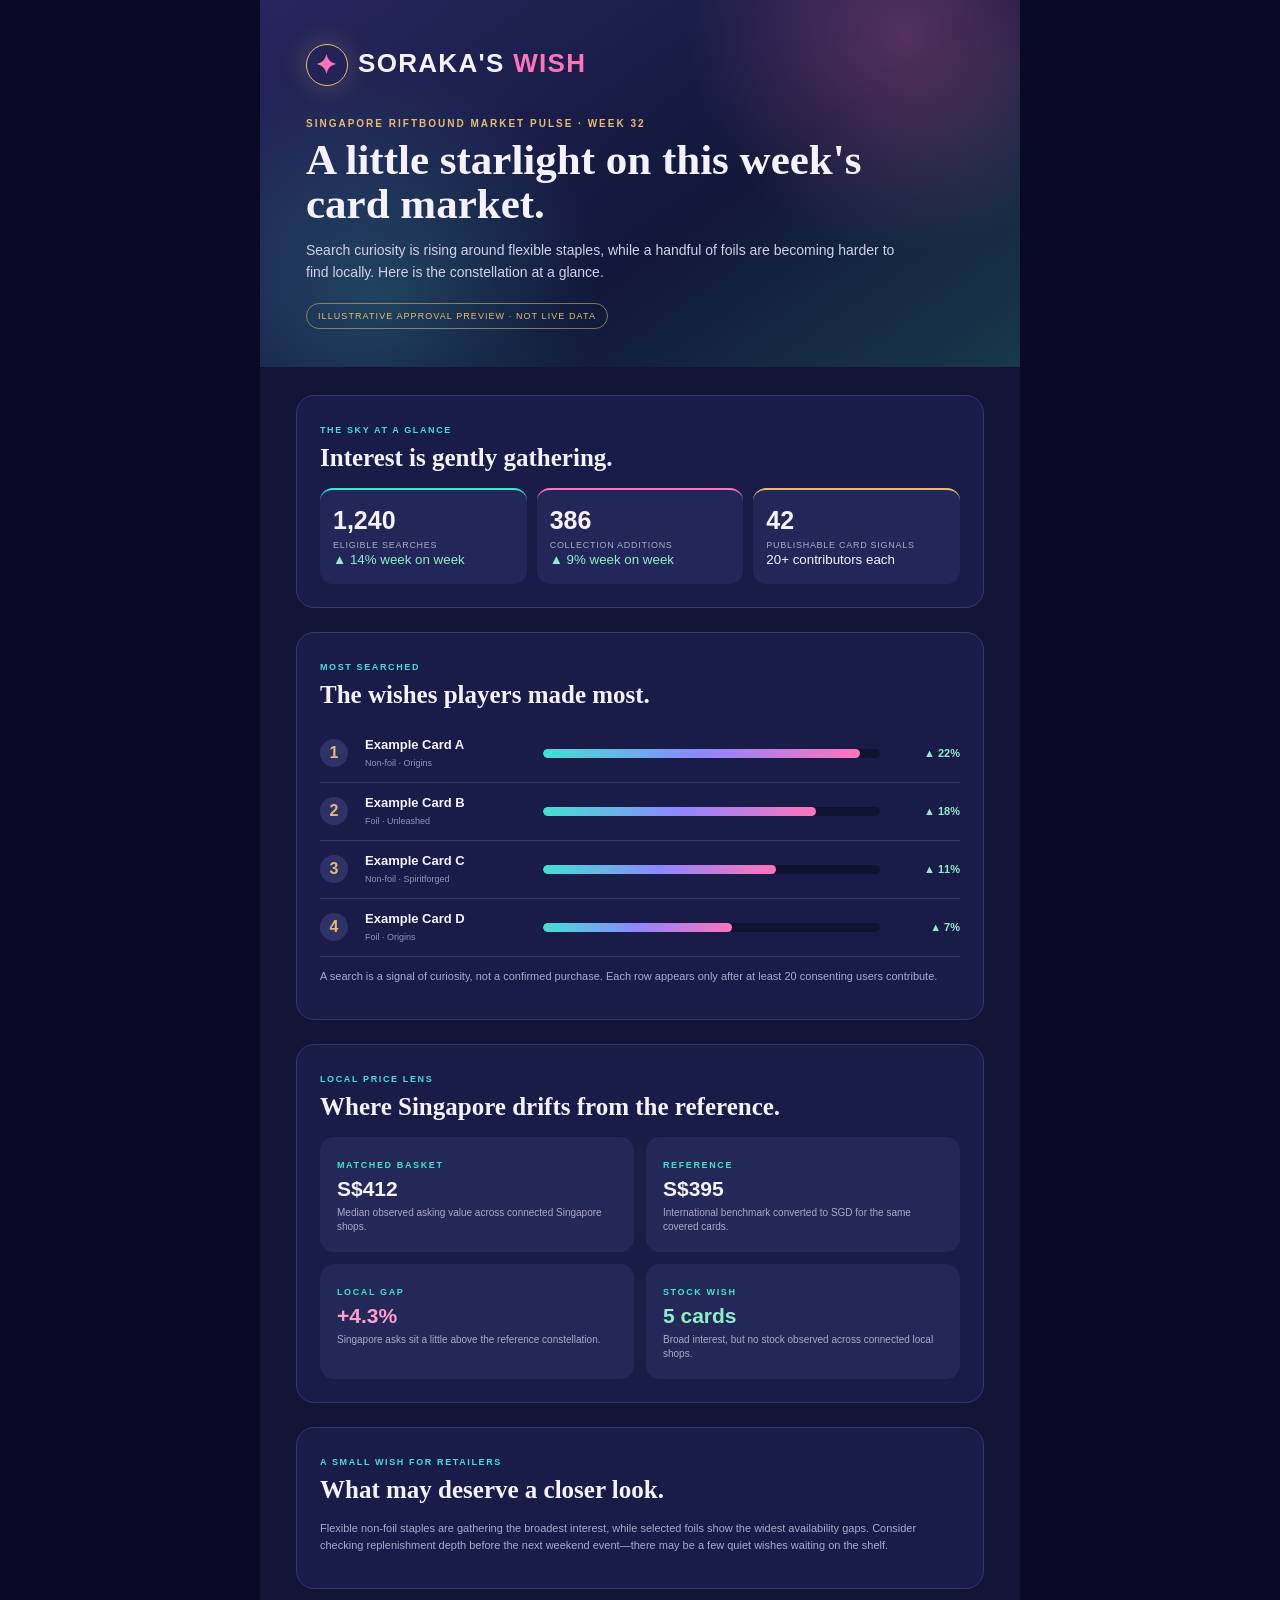
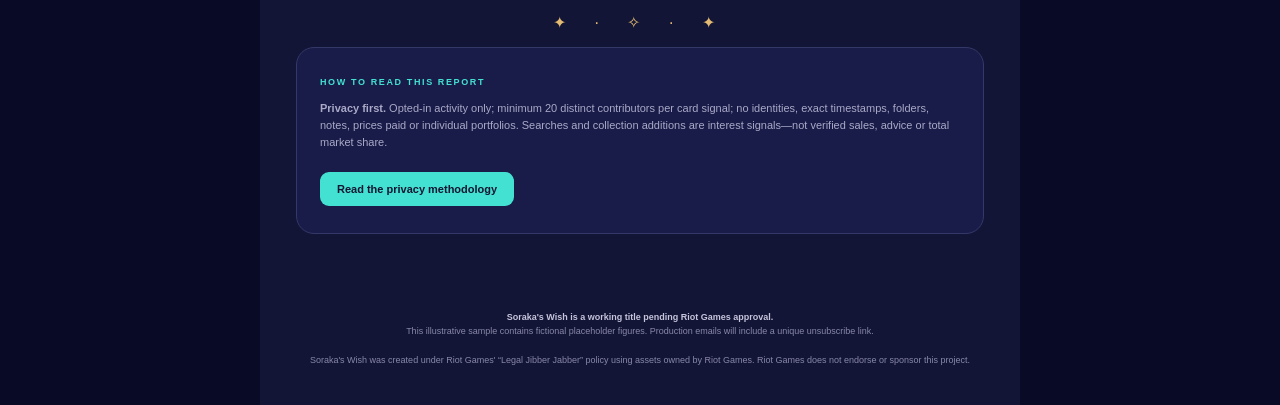
<file: templates/retailer_newsletter_sample.html>
<!DOCTYPE html>
<html lang="en">
<head>
<meta charset="utf-8"><meta name="viewport" content="width=device-width, initial-scale=1">
<title>Soraka's Wish — Singapore Riftbound Market Pulse</title>
<style>
  *{box-sizing:border-box} body{margin:0;background:#090b26;color:#f5f2ff;font-family:Arial,Helvetica,sans-serif}
  .page{max-width:760px;margin:auto;background:#121536;overflow:hidden}
  .hero{padding:44px 46px 38px;background:radial-gradient(circle at 85% 10%,rgba(255,112,184,.28),transparent 30%),radial-gradient(circle at 15% 80%,rgba(67,225,209,.2),transparent 32%),linear-gradient(145deg,#27265f,#111739 58%,#18384b)}
  .brand{font-size:26px;font-weight:900;letter-spacing:.05em}.brand span{color:#ff73ba}.sigil{display:inline-grid;place-items:center;width:42px;height:42px;margin-right:10px;border:1px solid #e4bb73;border-radius:50%;color:#e4bb73;vertical-align:middle;box-shadow:0 0 28px rgba(228,187,115,.25)}
  .kicker{margin-top:32px;color:#e4bb73;font-size:10px;font-weight:800;letter-spacing:.2em}.hero h1{max-width:610px;margin:9px 0 13px;font-family:Georgia,serif;font-size:43px;line-height:1.02}.hero p{max-width:590px;margin:0;color:#d2d0e9;font-size:14px;line-height:1.6}.demo{display:inline-block;margin-top:19px;padding:7px 11px;border:1px solid rgba(228,187,115,.55);border-radius:99px;color:#e4bb73;font-size:9px;letter-spacing:.12em}
  .content{padding:28px 36px}.section{margin-bottom:24px;padding:23px;background:#191c48;border:1px solid #343868;border-radius:18px}.label{color:#43e1d1;font-size:9px;font-weight:800;letter-spacing:.18em}.section h2{margin:7px 0 16px;font-family:Georgia,serif;font-size:25px}.note{color:#aaa9c8;font-size:11px;line-height:1.55}
  .stats{display:grid;grid-template-columns:repeat(3,1fr);gap:10px}.stat{padding:16px 13px;background:#222658;border-radius:13px;border-top:2px solid #43e1d1}.stat.pink{border-color:#ff73ba}.stat.gold{border-color:#e4bb73}.stat b{display:block;font-size:25px}.stat span{display:block;margin-top:5px;color:#aaa9c8;font-size:9px;text-transform:uppercase;letter-spacing:.08em}.up{color:#91edc7}.warm{color:#ff9eca}
  .rank{display:grid;grid-template-columns:35px minmax(140px,1fr) 2fr 70px;align-items:center;gap:10px;padding:12px 0;border-bottom:1px solid #30345f}.rank:last-child{border:0}.num{display:grid;place-items:center;width:28px;height:28px;border-radius:50%;background:#2e3267;color:#e4bb73;font-weight:800}.cardname b{display:block;font-size:13px}.cardname small{color:#9392b5;font-size:9px}.bar{height:9px;background:#0f1231;border-radius:99px;overflow:hidden}.bar i{display:block;height:100%;border-radius:inherit;background:linear-gradient(90deg,#43e1d1,#8d87ff,#ff73ba)}.delta{text-align:right;color:#91edc7;font-size:11px;font-weight:800}
  .split{display:grid;grid-template-columns:1fr 1fr;gap:12px}.callout{padding:17px;border-radius:14px;background:#242858}.callout b{display:block;margin:5px 0;font-size:21px}.callout p{margin:0;color:#aaa9c8;font-size:10px;line-height:1.45}.gap{color:#ff9eca}.opportunity{color:#91edc7}
  .stars{height:34px;text-align:center;color:#e4bb73;letter-spacing:12px}.footer{padding:24px 38px 38px;text-align:center;color:#8988a9;font-size:9px;line-height:1.6}.footer b{color:#c7c4dc}.button{display:inline-block;margin:10px 0 4px;padding:11px 17px;border-radius:9px;background:#43e1d1;color:#111532;text-decoration:none;font-size:11px;font-weight:800}
  @media(max-width:600px){.hero{padding:32px 23px}.hero h1{font-size:34px}.content{padding:18px}.stats,.split{grid-template-columns:1fr}.rank{grid-template-columns:30px 1fr 70px}.rank .bar{grid-column:2/4}.section{padding:18px}}
</style>
</head>
<body>
<div class="page">
  <header class="hero">
    <div class="brand"><span class="sigil">✦</span>SORAKA'S <span>WISH</span></div>
    <div class="kicker">SINGAPORE RIFTBOUND MARKET PULSE · WEEK 32</div>
    <h1>A little starlight on this week's card market.</h1>
    <p>Search curiosity is rising around flexible staples, while a handful of foils
      are becoming harder to find locally. Here is the constellation at a glance.</p>
    <span class="demo">ILLUSTRATIVE APPROVAL PREVIEW · NOT LIVE DATA</span>
  </header>

  <main class="content">
    <section class="section">
      <span class="label">THE SKY AT A GLANCE</span><h2>Interest is gently gathering.</h2>
      <div class="stats">
        <div class="stat"><b>1,240</b><span>Eligible searches</span><small class="up">▲ 14% week on week</small></div>
        <div class="stat pink"><b>386</b><span>Collection additions</span><small class="up">▲ 9% week on week</small></div>
        <div class="stat gold"><b>42</b><span>Publishable card signals</span><small>20+ contributors each</small></div>
      </div>
    </section>

    <section class="section">
      <span class="label">MOST SEARCHED</span><h2>The wishes players made most.</h2>
      <div class="rank"><span class="num">1</span><span class="cardname"><b>Example Card A</b><small>Non-foil · Origins</small></span><span class="bar"><i style="width:94%"></i></span><span class="delta">▲ 22%</span></div>
      <div class="rank"><span class="num">2</span><span class="cardname"><b>Example Card B</b><small>Foil · Unleashed</small></span><span class="bar"><i style="width:81%"></i></span><span class="delta">▲ 18%</span></div>
      <div class="rank"><span class="num">3</span><span class="cardname"><b>Example Card C</b><small>Non-foil · Spiritforged</small></span><span class="bar"><i style="width:69%"></i></span><span class="delta">▲ 11%</span></div>
      <div class="rank"><span class="num">4</span><span class="cardname"><b>Example Card D</b><small>Foil · Origins</small></span><span class="bar"><i style="width:56%"></i></span><span class="delta">▲ 7%</span></div>
      <p class="note">A search is a signal of curiosity, not a confirmed purchase.
        Each row appears only after at least 20 consenting users contribute.</p>
    </section>

    <section class="section">
      <span class="label">LOCAL PRICE LENS</span><h2>Where Singapore drifts from the reference.</h2>
      <div class="split">
        <div class="callout"><span class="label">MATCHED BASKET</span><b>S$412</b><p>Median observed asking value across connected Singapore shops.</p></div>
        <div class="callout"><span class="label">REFERENCE</span><b>S$395</b><p>International benchmark converted to SGD for the same covered cards.</p></div>
        <div class="callout"><span class="label">LOCAL GAP</span><b class="gap">+4.3%</b><p>Singapore asks sit a little above the reference constellation.</p></div>
        <div class="callout"><span class="label">STOCK WISH</span><b class="opportunity">5 cards</b><p>Broad interest, but no stock observed across connected local shops.</p></div>
      </div>
    </section>

    <section class="section">
      <span class="label">A SMALL WISH FOR RETAILERS</span><h2>What may deserve a closer look.</h2>
      <p class="note">Flexible non-foil staples are gathering the broadest interest,
        while selected foils show the widest availability gaps. Consider checking
        replenishment depth before the next weekend event—there may be a few quiet
        wishes waiting on the shelf.</p>
    </section>

    <div class="stars">✦ · ✧ · ✦</div>
    <section class="section">
      <span class="label">HOW TO READ THIS REPORT</span>
      <p class="note"><b>Privacy first.</b> Opted-in activity only; minimum 20 distinct
        contributors per card signal; no identities, exact timestamps, folders,
        notes, prices paid or individual portfolios. Searches and collection additions
        are interest signals—not verified sales, advice or total market share.</p>
      <a class="button" href="/privacy">Read the privacy methodology</a>
    </section>
  </main>

  <footer class="footer"><b>Soraka's Wish is a working title pending Riot Games approval.</b><br>
    This illustrative sample contains fictional placeholder figures. Production emails
    will include a unique unsubscribe link.<br><br>
    Soraka's Wish was created under Riot Games' “Legal Jibber Jabber” policy using
    assets owned by Riot Games. Riot Games does not endorse or sponsor this project.</footer>
</div>
</body>
</html>
</file>
